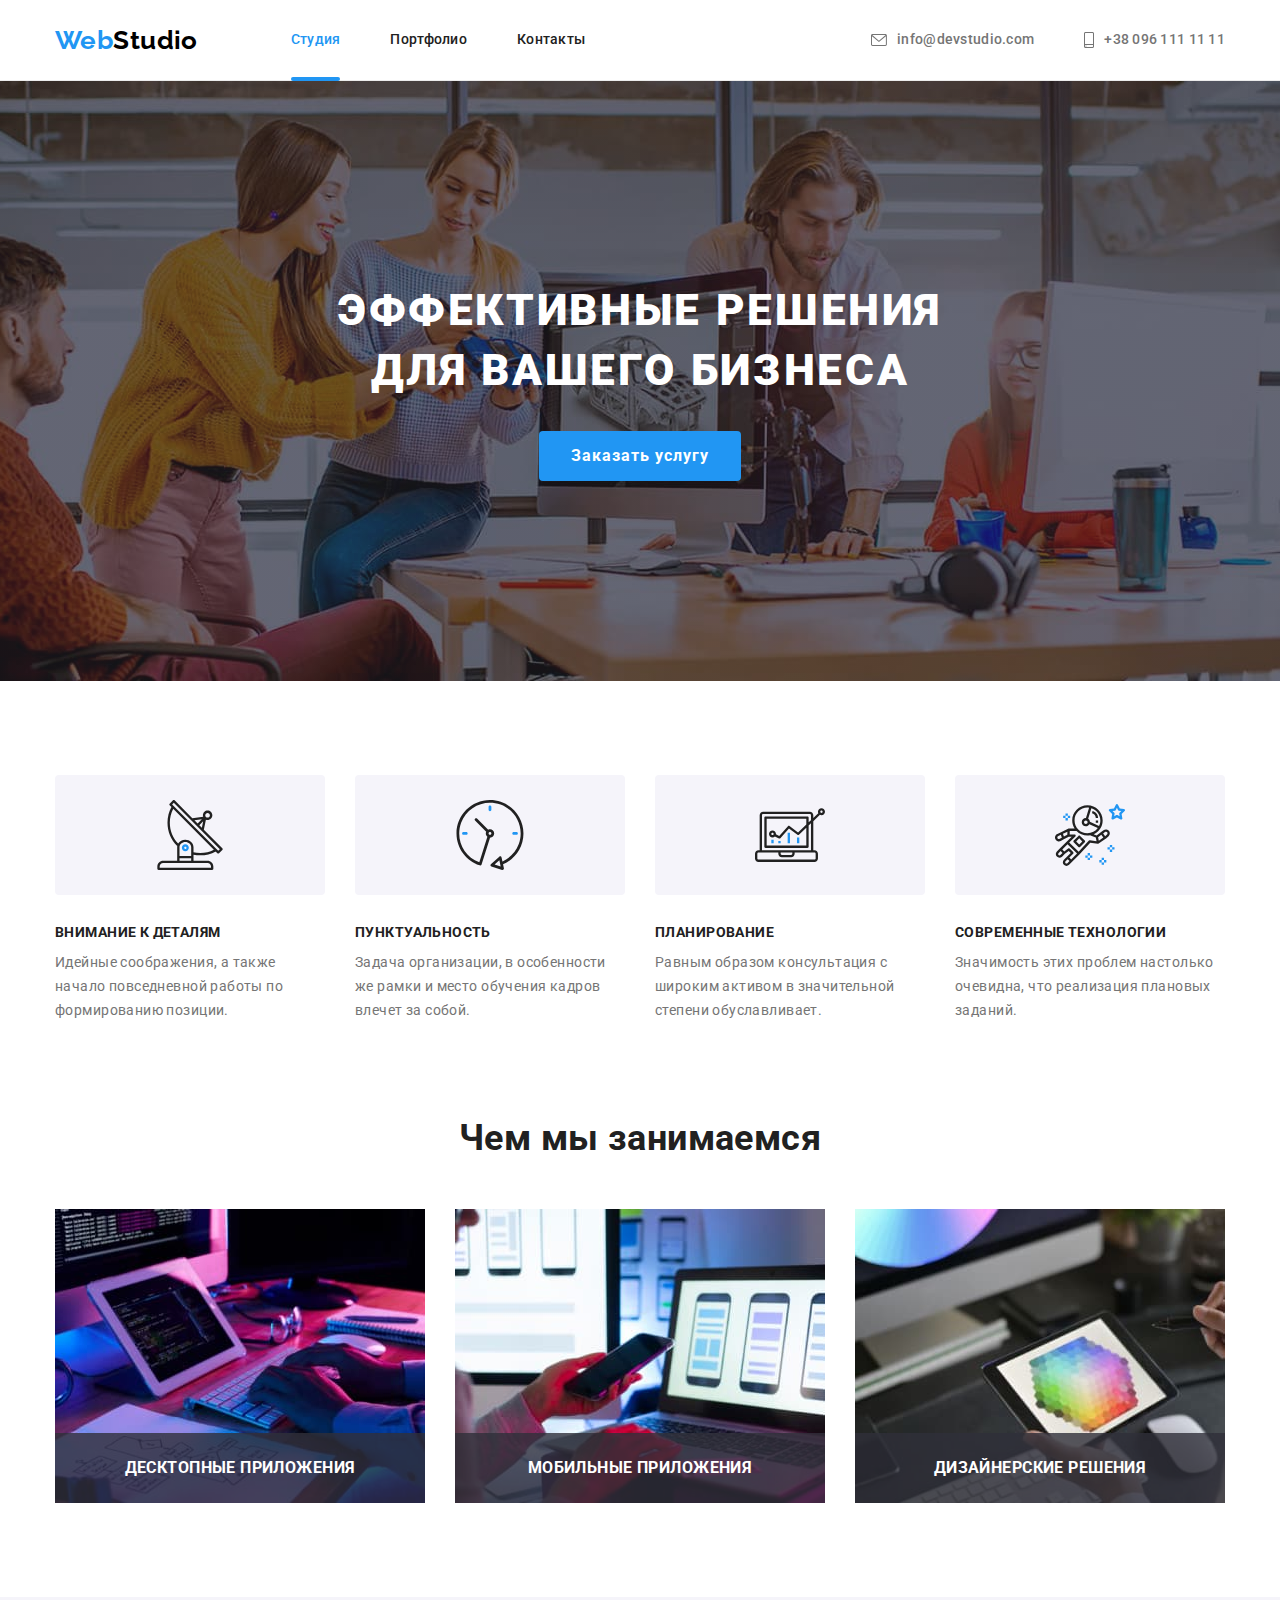
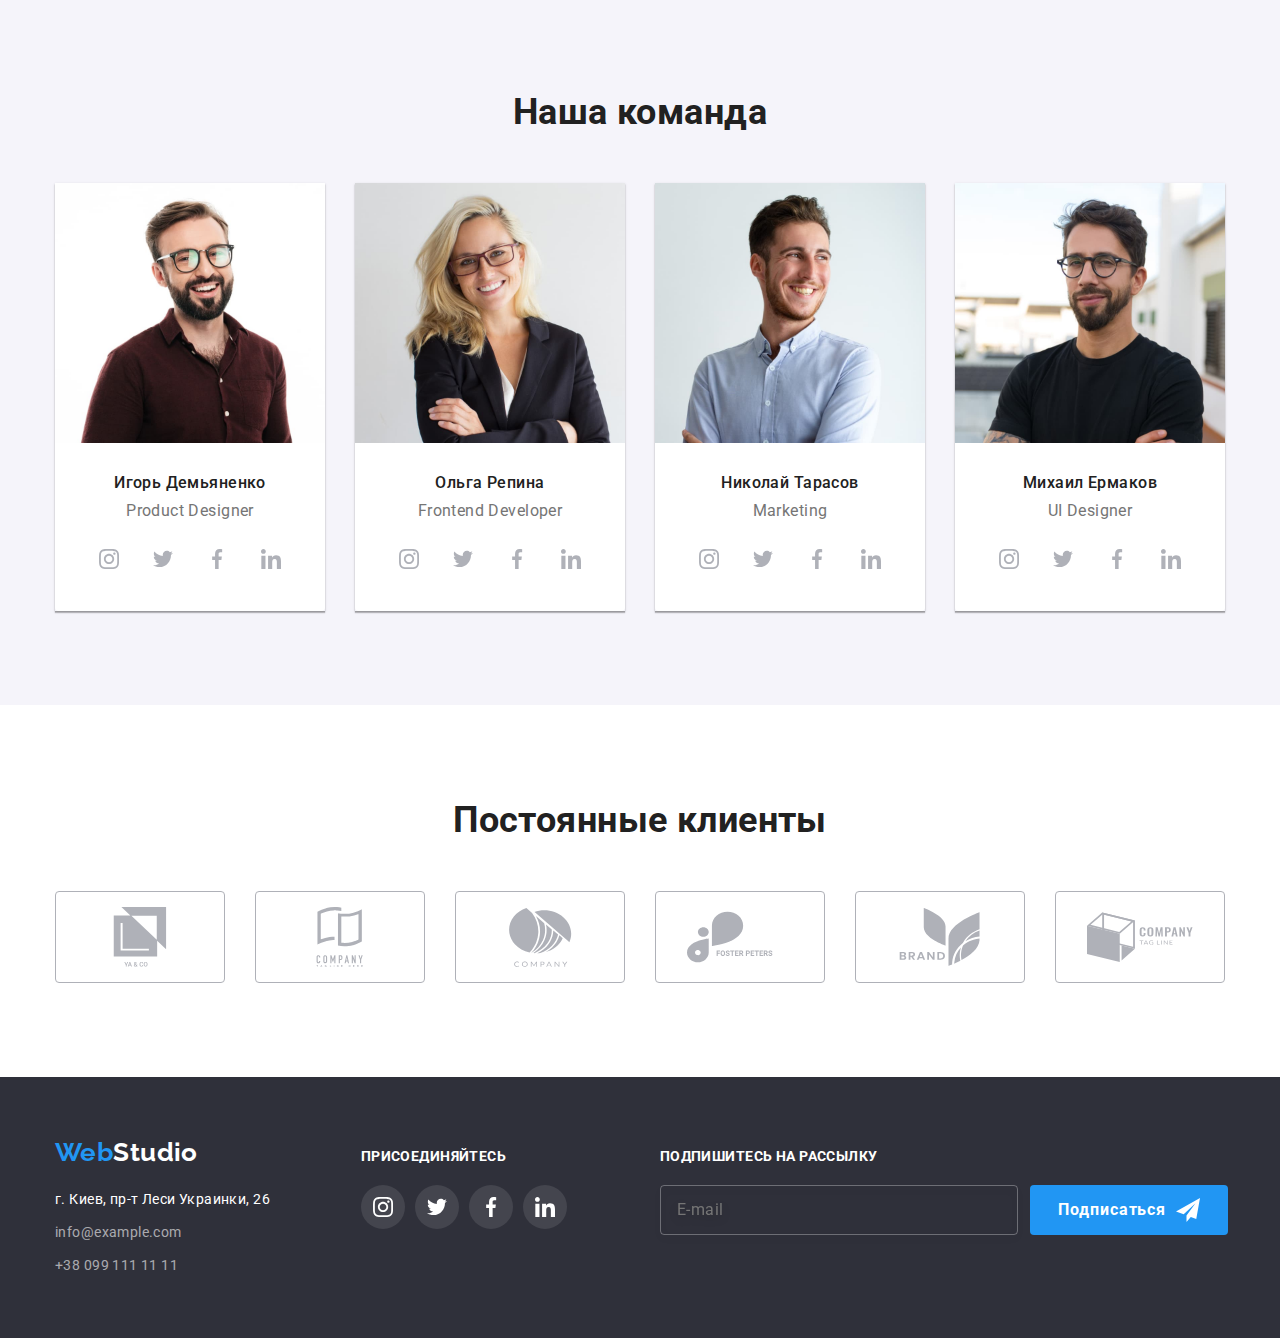
<file: index.html>
<!DOCTYPE html>
<html lang="ru">
	<head>
		<meta charset="UTF-8" />
		<meta http-equiv="X-UA-Compatible" content="IE=edge" />
		<meta name="viewport" content="width=device-width, initial-scale=1.0" />
		<title>Студия</title>
		<link
			href="https://fonts.googleapis.com/css2?family=Raleway:wght@700&family=Roboto:wght@400;500;700;900&display=swap"
			rel="stylesheet"
		/>
		<link
			rel="stylesheet"
			href="https://cdnjs.cloudflare.com/ajax/libs/modern-normalize/1.1.0/modern-normalize.min.css"
		/>
		<link rel="stylesheet" href="./css/main.min.css" />
	</head>
	<body>
		<!-- Шапка сайта -->
		<header>
			<div class="main-nav container">
				<a href="./index.html" class="logo link">
					<span class="logo-accent">Web</span>
					Studio
				</a>
				<nav>
					<ul class="site-nav list">
						<li class="nav-item"><a href="./index.html" class="nav-link link current">Студия</a></li>
						<li class="nav-item"><a href="./portfolio.html" class="nav-link link">Портфолио</a></li>
						<li class="nav-item"><a href="" class="nav-link link">Контакты</a></li>
					</ul>
				</nav>
				<ul class="header-contacts-list list">
					<li class="contacts-item">
						<a href="mailto:info@devstudio.com" class="contacts link">
							<svg class="contacts-icon" width="16" height="12">
								<use href="./images/icons.svg#icon-envelope"></use>
							</svg>
							info@devstudio.com
						</a>
					</li>
					<li class="contacts-item">
						<a href="tel:+380961111111" class="contacts link">
							<svg class="contacts-icon" width="10" height="16">
								<use href="./images/icons.svg#icon-smartphone"></use>
							</svg>
							+38 096 111 11 11
						</a>
					</li>
				</ul>
			</div>
		</header>

		<!-- Основная часть -->
		<main>
			<!-- Герой -->
			<section class="hero">
				<h1 class="title-hero">Эффективные решения для вашего бизнеса</h1>
				<button type="button" class="button-hero" data-modal-open>Заказать услугу</button>
			</section>

			<!-- Преимущества -->
			<section class="advantages section">
				<div class="container">
					<h2 class="visually-hidden">Преимущества</h2>
					<ul class="advantages-list list">
						<li class="advantages-item">
							<div class="advantage-bg">
								<svg class="advantage-icon" width="70" height="70">
									<use href="./images/icons.svg#icon-antenna"></use>
								</svg>
							</div>
							<h3 class="advantage-title">Внимание к деталям</h3>
							<p>Идейные соображения, а также начало повседневной работы по формированию позиции.</p>
						</li>
						<li class="advantages-item">
							<div class="advantage-bg">
								<svg class="advantage-icon" width="70" height="70">
									<use href="./images/icons.svg#icon-clock"></use>
								</svg>
							</div>
							<h3 class="advantage-title">Пунктуальность</h3>
							<p>Задача организации, в особенности же рамки и место обучения кадров влечет за собой.</p>
						</li>
						<li class="advantages-item">
							<div class="advantage-bg">
								<svg class="advantage-icon" width="70" height="70">
									<use href="./images/icons.svg#icon-diagram"></use>
								</svg>
							</div>
							<h3 class="advantage-title">Планирование</h3>
							<p>Равным образом консультация с широким активом в значительной степени обуславливает.</p>
						</li>
						<li class="advantages-item">
							<div class="advantage-bg">
								<svg class="advantage-icon" width="70" height="70">
									<use href="./images/icons.svg#icon-astronaut"></use>
								</svg>
							</div>
							<h3 class="advantage-title">Современные технологии</h3>
							<p>Значимость этих проблем настолько очевидна, что реализация плановых заданий.</p>
						</li>
					</ul>
				</div>
			</section>

			<!-- Чем мы занимаемся -->
			<section class="section">
				<div class="container">
					<h2 class="section__title">Чем мы занимаемся</h2>
					<ul class="services-list list">
						<li class="services-list__item">
							<img src="./images/img1.jpg" alt="Разработка десктопных приложений" width="370" />
							<h3 class="services-list__title">Десктопные приложения</h3>
						</li>
						<li class="services-list__item">
							<img src="./images/img2.jpg" alt="Разработка мобильных приложений" width="370" />
							<h3 class="services-list__title">Мобильные приложения</h3>
						</li>
						<li class="services-list__item">
							<img src="./images/img3.jpg" alt="Дизайн визуального оформления" width="370" />
							<h3 class="services-list__title">Дизайнерские решения</h3>
						</li>
					</ul>
				</div>
			</section>

			<!-- Наша команда -->
			<section class="section section--with-bg">
				<div class="container">
					<h2 class="section__title">Наша команда</h2>
					<ul class="section__list list">
						<li class="team-member">
							<img src="./images/photo1.jpg" alt="Игорь Демьяненко" width="270" />
							<div class="team-member__info">
								<h3 class="team-member__title">Игорь Демьяненко</h3>
								<p class="team-member__position">Product Designer</p>
								<ul class="soc-list list">
									<li class="soc-list__item">
										<svg class="soc-list__icon" width="20" height="20">
											<use href="./images/icons.svg#icon-instagram"></use>
										</svg>
									</li>
									<li class="soc-list__item">
										<svg class="soc-list__icon" width="20" height="20">
											<use href="./images/icons.svg#icon-twitter"></use>
										</svg>
									</li>
									<li class="soc-list__item">
										<svg class="soc-list__icon" width="20" height="20">
											<use href="./images/icons.svg#icon-facebook"></use>
										</svg>
									</li>
									<li class="soc-list__item">
										<svg class="soc-list__icon" width="20" height="20">
											<use href="./images/icons.svg#icon-linkedin"></use>
										</svg>
									</li>
								</ul>
							</div>
						</li>
						<li class="team-member">
							<img src="./images/photo2.jpg" alt="Ольга Репина" width="270" />
							<div class="team-member__info">
								<h3 class="team-member__title">Ольга Репина</h3>
								<p class="team-member__position">Frontend Developer</p>
								<ul class="soc-list list">
									<li class="soc-list__item">
										<svg class="soc-list__icon" width="20" height="20">
											<use href="./images/icons.svg#icon-instagram"></use>
										</svg>
									</li>
									<li class="soc-list__item">
										<svg class="soc-list__icon" width="20" height="20">
											<use href="./images/icons.svg#icon-twitter"></use>
										</svg>
									</li>
									<li class="soc-list__item">
										<svg class="soc-list__icon" width="20" height="20">
											<use href="./images/icons.svg#icon-facebook"></use>
										</svg>
									</li>
									<li class="soc-list__item">
										<svg class="soc-list__icon" width="20" height="20">
											<use href="./images/icons.svg#icon-linkedin"></use>
										</svg>
									</li>
								</ul>
							</div>
						</li>
						<li class="team-member">
							<img src="./images/photo3.jpg" alt="Николай Тарасов" width="270" />
							<div class="team-member__info">
								<h3 class="team-member__title">Николай Тарасов</h3>
								<p class="team-member__position">Marketing</p>
								<ul class="soc-list list">
									<li class="soc-list__item">
										<svg class="soc-list__icon" width="20" height="20">
											<use href="./images/icons.svg#icon-instagram"></use>
										</svg>
									</li>
									<li class="soc-list__item">
										<svg class="soc-list__icon" width="20" height="20">
											<use href="./images/icons.svg#icon-twitter"></use>
										</svg>
									</li>
									<li class="soc-list__item">
										<svg class="soc-list__icon" width="20" height="20">
											<use href="./images/icons.svg#icon-facebook"></use>
										</svg>
									</li>
									<li class="soc-list__item">
										<svg class="soc-list__icon" width="20" height="20">
											<use href="./images/icons.svg#icon-linkedin"></use>
										</svg>
									</li>
								</ul>
							</div>
						</li>
						<li class="team-member">
							<img src="./images/photo4.jpg" alt="Михаил Ермаков" width="270" />
							<div class="team-member__info">
								<h3 class="team-member__title">Михаил Ермаков</h3>
								<p class="team-member__position">UI Designer</p>
								<ul class="soc-list list">
									<li class="soc-list__item">
										<svg class="soc-list__icon" width="20" height="20">
											<use href="./images/icons.svg#icon-instagram"></use>
										</svg>
									</li>
									<li class="soc-list__item">
										<svg class="soc-list__icon" width="20" height="20">
											<use href="./images/icons.svg#icon-twitter"></use>
										</svg>
									</li>
									<li class="soc-list__item">
										<svg class="soc-list__icon" width="20" height="20">
											<use href="./images/icons.svg#icon-facebook"></use>
										</svg>
									</li>
									<li class="soc-list__item">
										<svg class="soc-list__icon" width="20" height="20">
											<use href="./images/icons.svg#icon-linkedin"></use>
										</svg>
									</li>
								</ul>
							</div>
						</li>
					</ul>
				</div>
			</section>

			<!-- Клиенты -->
			<section class="section">
				<div class="container">
					<h2 class="section__title">Постоянные клиенты</h2>
					<ul class="clients-list list">
						<li class="clients-item">
							<a href="" class="clients-link">
								<svg class="clients-icon" width="106" height="60">
									<use href="./images/icons.svg#icon-client1"></use>
								</svg>
							</a>
						</li>
						<li class="clients-item">
							<a href="" class="clients-link">
								<svg class="clients-icon" width="106" height="60">
									<use href="./images/icons.svg#icon-client2"></use>
								</svg>
							</a>
						</li>
						<li class="clients-item">
							<a href="" class="clients-link">
								<svg class="clients-icon" width="106" height="60">
									<use href="./images/icons.svg#icon-client3"></use>
								</svg>
							</a>
						</li>
						<li class="clients-item">
							<a href="" class="clients-link">
								<svg class="clients-icon" width="106" height="60">
									<use href="./images/icons.svg#icon-client4"></use>
								</svg>
							</a>
						</li>
						<li class="clients-item">
							<a href="" class="clients-link">
								<svg class="clients-icon" width="106" height="60">
									<use href="./images/icons.svg#icon-client5"></use>
								</svg>
							</a>
						</li>
						<li class="clients-item">
							<a href="" class="clients-link">
								<svg class="clients-icon" width="106" height="60">
									<use href="./images/icons.svg#icon-client6"></use>
								</svg>
							</a>
						</li>
					</ul>
				</div>
			</section>
		</main>

		<!-- Подвал сайта -->
		<footer>
			<div class="footer container">
				<div class="footer-address">
					<a href="./index.html" class="logo link">
						<span class="logo-accent">Web</span>
						Studio
					</a>
					<address>г. Киев, пр-т Леси Украинки, 26</address>
					<ul class="list">
						<li class="contacts-item"><a href="mailto:info@example.com" class="contacts link">info@example.com</a></li>
						<li class="contacts-item"><a href="tel:+380991111111" class="contacts link">+38 099 111 11 11</a></li>
					</ul>
				</div>
				<div class="footer-soc-container">
					<h3 class="footer-title">Присоединяйтесь</h3>
					<ul class="soc-list list">
						<li class="soc-list__item soc-list__item--with-bg">
							<svg class="soc-list__icon" width="20" height="20">
								<use href="./images/icons.svg#icon-instagram"></use>
							</svg>
						</li>
						<li class="soc-list__item soc-list__item--with-bg">
							<svg class="soc-list__icon" width="20" height="20">
								<use href="./images/icons.svg#icon-twitter"></use>
							</svg>
						</li>
						<li class="soc-list__item soc-list__item--with-bg">
							<svg class="soc-list__icon" width="20" height="20">
								<use href="./images/icons.svg#icon-facebook"></use>
							</svg>
						</li>
						<li class="soc-list__item soc-list__item--with-bg">
							<svg class="soc-list__icon" width="20" height="20">
								<use href="./images/icons.svg#icon-linkedin"></use>
							</svg>
						</li>
					</ul>
				</div>
				<div class="footer-submit">
					<h3 class="footer-title">Подпишитесь на рассылку</h3>
					<form class="footer-form">
						<label><input type="email" name="email" class="footer-input" placeholder="E-mail" /></label>
						<div class="footer-button-box">
							<button type="submit" class="footer-button">Подписаться</button>
							<svg class="footer-button-icon" width="24" height="24">
								<use href="./images/icons.svg#icon-send"></use>
							</svg>
						</div>
					</form>
				</div>
			</div>
		</footer>

		<!-- Модальное окно -->
		<div class="backdrop is-hidden" data-modal>
			<div class="modal">
				<button type="button" class="modal-button" data-modal-close>
					<svg class="modal-icon">
						<use href="./images/icons.svg#icon-close"></use>
					</svg>
				</button>

				<p class="modal-title">Оставьте свои данные, мы вам перезвоним</p>

				<form class="modal-form">
					<div class="form-field">
						<label for="username" class="form-label">Имя</label>
						<input type="text" name="username" id="username" class="form-input" />
						<svg class="form-icon" width="18" height="18">
							<use href="./images/icons.svg#icon-modal-person"></use>
						</svg>
					</div>

					<div class="form-field">
						<label for="phone-number" class="form-label">Телефон</label>
						<input type="tel" name="phone-number" id="phone-number" class="form-input" />
						<svg class="form-icon" width="18" height="18">
							<use href="./images/icons.svg#icon-modal-phone"></use>
						</svg>
					</div>

					<div class="form-field">
						<label for="email" class="form-label">Почта</label>
						<input type="email" name="email" id="email" class="form-input" />
						<svg class="form-icon" width="18" height="18">
							<use href="./images/icons.svg#icon-modal-email"></use>
						</svg>
					</div>

					<div class="form-field-comment">
						<label for="comment" class="form-label">Комментарий</label>
						<textarea
							class="form-textarea"
							name="comment"
							id="comment"
							cols="30"
							rows="10"
							placeholder="Введите текст"
						></textarea>
					</div>
					<div class="form-policy">
						<label class="policy-label">
							<input type="checkbox" name="policy" class="policy-checkbox visually-hidden" />
							<svg class="checkbox-icon" width="16" height="15">
								<use href="./images/icons.svg#icon-check"></use>
							</svg>
							<span class="policy-text">
								Соглашаюсь с рассылкой и принимаю
								<a href="" class="policy-link">Условия договора</a>
							</span>
						</label>
					</div>

					<button type="submit" class="form-button">Отправить</button>
				</form>
			</div>
		</div>

		<script src="./js/modal.js"></script>
	</body>
</html>
</file>
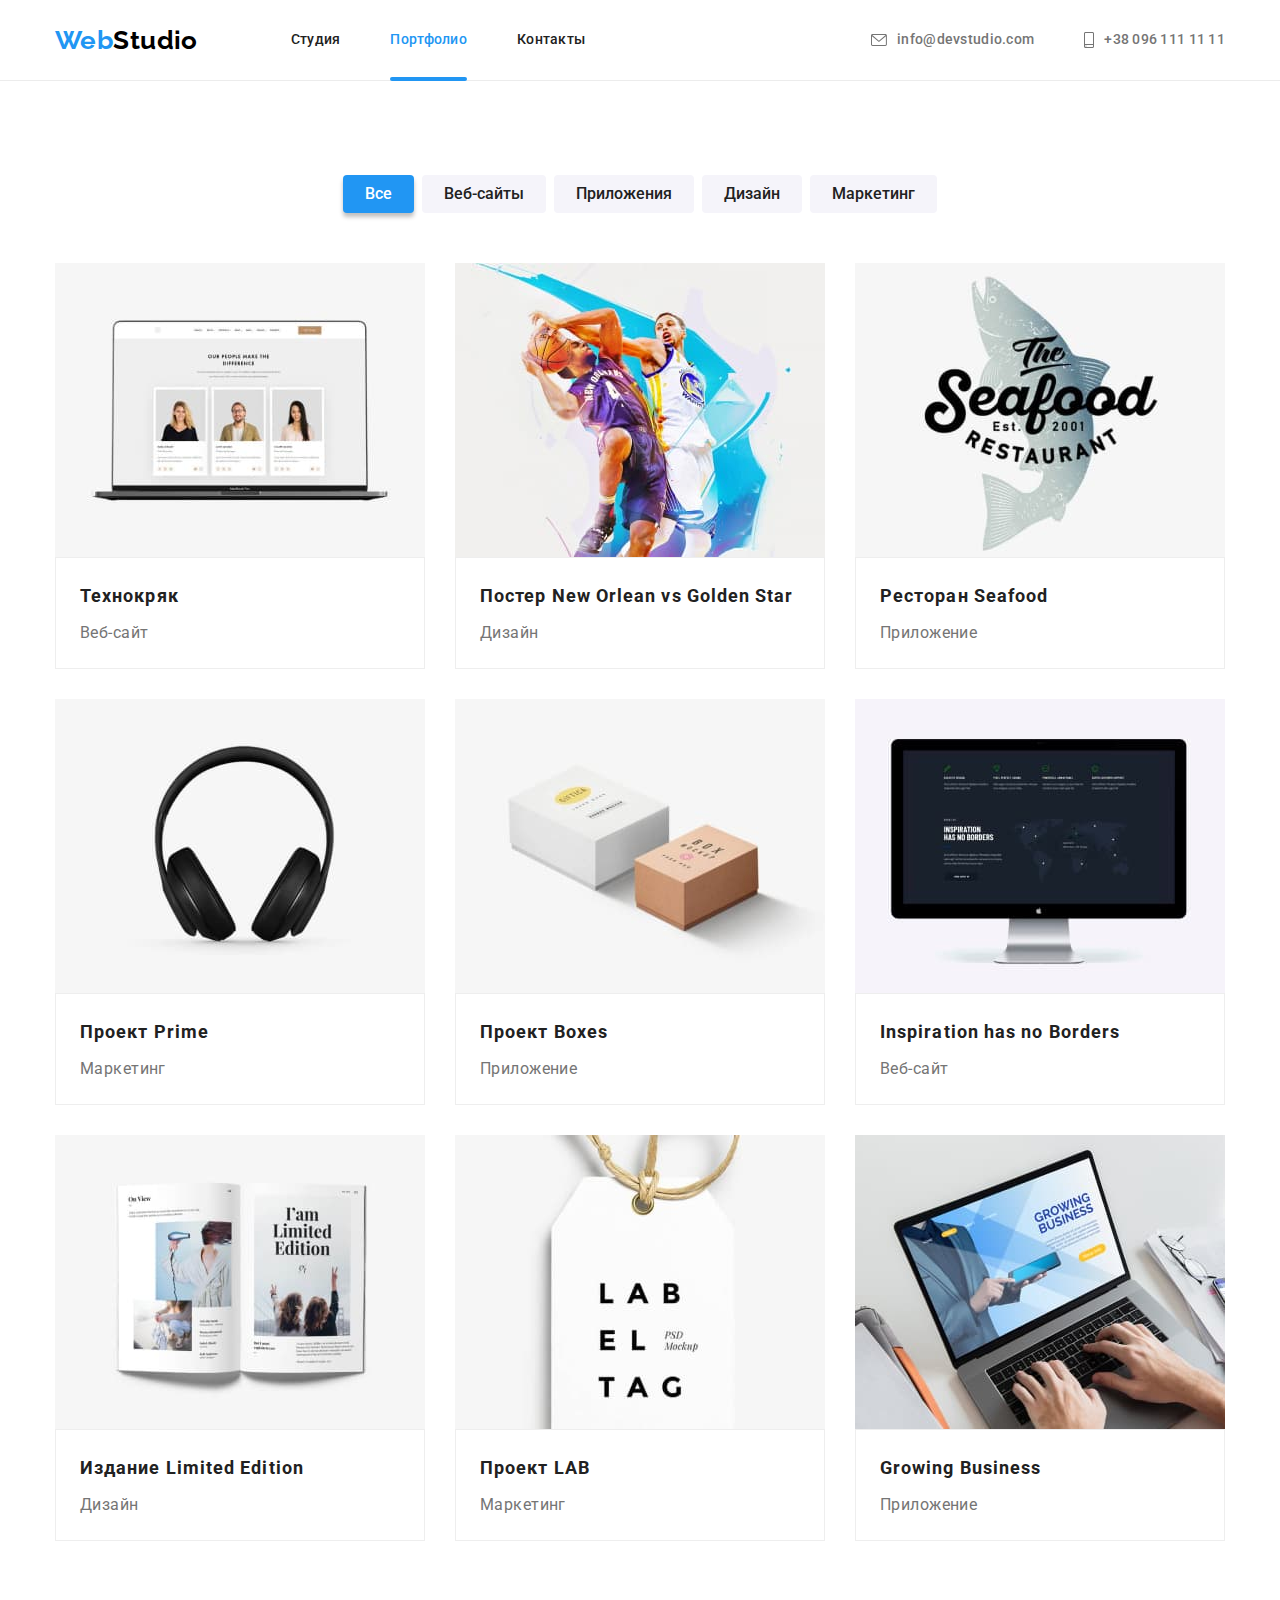
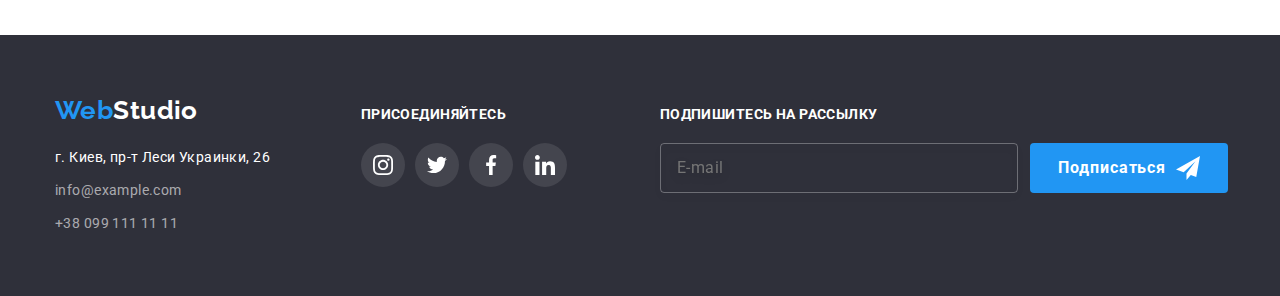
<file: portfolio.html>
<!DOCTYPE html>
<html lang="ru">
	<head>
		<meta charset="UTF-8" />
		<meta http-equiv="X-UA-Compatible" content="IE=edge" />
		<meta name="viewport" content="width=device-width, initial-scale=1.0" />
		<title>Портфолио</title>
		<link
			href="https://fonts.googleapis.com/css2?family=Raleway:wght@700&family=Roboto:wght@400;500;700;900&display=swap"
			rel="stylesheet"
		/>
		<link
			rel="stylesheet"
			href="https://cdnjs.cloudflare.com/ajax/libs/modern-normalize/1.1.0/modern-normalize.min.css"
		/>
		<link rel="stylesheet" href="./css/main.min.css" />
	</head>
	<body>
		<!-- Шапка сайта -->
		<header>
			<div class="main-nav container">
				<a href="./index.html" class="logo link">
					<span class="logo-accent">Web</span>
					Studio
				</a>
				<nav>
					<ul class="site-nav list">
						<li class="nav-item"><a href="./index.html" class="nav-link link">Студия</a></li>
						<li class="nav-item"><a href="./portfolio.html" class="nav-link link current">Портфолио</a></li>
						<li class="nav-item"><a href="" class="nav-link link">Контакты</a></li>
					</ul>
				</nav>
				<ul class="header-contacts-list list">
					<li class="contacts-item">
						<a href="mailto:info@devstudio.com" class="contacts link">
							<svg class="contacts-icon" width="16" height="12">
								<use href="./images/icons.svg#icon-envelope"></use>
							</svg>
							info@devstudio.com
						</a>
					</li>
					<li class="contacts-item">
						<a href="tel:+380961111111" class="contacts link">
							<svg class="contacts-icon" width="10" height="16">
								<use href="./images/icons.svg#icon-smartphone"></use>
							</svg>
							+38 096 111 11 11
						</a>
					</li>
				</ul>
			</div>
		</header>

		<!-- Основная часть -->
		<main>
			<section class="section">
				<div class="container">
					<h1 class="visually-hidden">Примеры работ</h1>
					<ul class="filters-list list">
						<li class="filters-item"><button type="button" class="filter-button active">Все</button></li>
						<li class="filters-item"><button type="button" class="filter-button">Веб-сайты</button></li>
						<li class="filters-item"><button type="button" class="filter-button">Приложения</button></li>
						<li class="filters-item"><button type="button" class="filter-button">Дизайн</button></li>
						<li class="filters-item"><button type="button" class="filter-button">Маркетинг</button></li>
					</ul>

					<ul class="work-list list">
						<li class="work-item">
							<a href="" class="work-link link">
								<div class="work-card">
									<img src="./images/portfolio_1.jpg" alt="Веб-сайт" width="370" />
									<p class="work-overlay">
										Ресурс предлагает комплексные предложения с разным уровнем функционала и сервисов. Все это позволит
										посетителю получить исчерпывающие сведения о компании или частном лице.
									</p>
								</div>
								<div class="work-description">
									<h2 class="work-title">Технокряк</h2>
									<p class="work-category">Веб-сайт</p>
								</div>
							</a>
						</li>

						<li class="work-item">
							<a href="" class="link">
								<div class="work-card">
									<img src="./images/portfolio_2.jpg" alt="Два баскетболиста" width="370" />
									<p class="work-overlay">
										Ресурс предлагает комплексные предложения с разным уровнем функционала и сервисов. Все это позволит
										посетителю получить исчерпывающие сведения о компании или частном лице.
									</p>
								</div>
								<div class="work-description">
									<h2 class="work-title">Постер New Orlean vs Golden Star</h2>
									<p class="work-category">Дизайн</p>
								</div>
							</a>
						</li>

						<li class="work-item">
							<a href="" class="link">
								<div class="work-card">
									<img src="./images/portfolio_3.jpg" alt="Логотип рыбного ресторана" width="370" />
									<p class="work-overlay">
										Ресурс предлагает комплексные предложения с разным уровнем функционала и сервисов. Все это позволит
										посетителю получить исчерпывающие сведения о компании или частном лице.
									</p>
								</div>

								<div class="work-description">
									<h2 class="work-title">Ресторан Seafood</h2>
									<p class="work-category">Приложение</p>
								</div>
							</a>
						</li>

						<li class="work-item">
							<a href="" class="link">
								<div class="work-card">
									<img src="./images/portfolio_4.jpg" alt="Наушники" width="370" />
									<p class="work-overlay">
										Ресурс предлагает комплексные предложения с разным уровнем функционала и сервисов. Все это позволит
										посетителю получить исчерпывающие сведения о компании или частном лице.
									</p>
								</div>
								<div class="work-description">
									<h2 class="work-title">Проект Prime</h2>
									<p class="work-category">Маркетинг</p>
								</div>
							</a>
						</li>

						<li class="work-item">
							<a href="" class="link">
								<div class="work-card">
									<img src="./images/portfolio_5.jpg" alt="Коробки" width="370" />
									<p class="work-overlay">
										Ресурс предлагает комплексные предложения с разным уровнем функционала и сервисов. Все это позволит
										посетителю получить исчерпывающие сведения о компании или частном лице.
									</p>
								</div>
								<div class="work-description">
									<h2 class="work-title">Проект Boxes</h2>
									<p class="work-category">Приложение</p>
								</div>
							</a>
						</li>

						<li class="work-item">
							<a href="" class="link">
								<div class="work-card">
									<img src="./images/portfolio_6.jpg" alt="Монитор" width="370" />
									<p class="work-overlay">
										Ресурс предлагает комплексные предложения с разным уровнем функционала и сервисов. Все это позволит
										посетителю получить исчерпывающие сведения о компании или частном лице.
									</p>
								</div>
								<div class="work-description">
									<h2 class="work-title">Inspiration has no Borders</h2>
									<p class="work-category">Веб-сайт</p>
								</div>
							</a>
						</li>

						<li class="work-item">
							<a href="" class="link">
								<div class="work-card">
									<img src="./images/portfolio_7.jpg" alt="Журнал" width="370" />
									<p class="work-overlay">
										Ресурс предлагает комплексные предложения с разным уровнем функционала и сервисов. Все это позволит
										посетителю получить исчерпывающие сведения о компании или частном лице.
									</p>
								</div>
								<div class="work-description">
									<h2 class="work-title">Издание Limited Edition</h2>
									<p class="work-category">Дизайн</p>
								</div>
							</a>
						</li>

						<li class="work-item">
							<a href="" class="link">
								<div class="work-card">
									<img src="./images/portfolio_8.jpg" alt="Бирка" width="370" />
									<p class="work-overlay">
										Ресурс предлагает комплексные предложения с разным уровнем функционала и сервисов. Все это позволит
										посетителю получить исчерпывающие сведения о компании или частном лице.
									</p>
								</div>
								<div class="work-description">
									<h2 class="work-title">Проект LAB</h2>
									<p class="work-category">Маркетинг</p>
								</div>
							</a>
						</li>

						<li class="work-item">
							<a href="" class="link">
								<div class="work-card">
									<img src="./images/portfolio_9.jpg" alt="Человек печатает на ноутбуке" width="370" />
									<p class="work-overlay">
										Ресурс предлагает комплексные предложения с разным уровнем функционала и сервисов. Все это позволит
										посетителю получить исчерпывающие сведения о компании или частном лице.
									</p>
								</div>
								<div class="work-description">
									<h2 class="work-title">Growing Business</h2>
									<p class="work-category">Приложение</p>
								</div>
							</a>
						</li>
					</ul>
				</div>
			</section>
		</main>

		<!-- Подвал сайта -->
		<footer>
			<div class="footer container">
				<div class="footer-address">
					<a href="./index.html" class="logo link">
						<span class="logo-accent">Web</span>
						Studio
					</a>
					<address>г. Киев, пр-т Леси Украинки, 26</address>
					<ul class="list">
						<li class="contacts-item"><a href="mailto:info@example.com" class="contacts link">info@example.com</a></li>
						<li class="contacts-item"><a href="tel:+380991111111" class="contacts link">+38 099 111 11 11</a></li>
					</ul>
				</div>
				<div class="footer-soc-container">
					<h3 class="footer-title">Присоединяйтесь</h3>
					<ul class="soc-list list">
						<li class="soc-list__item soc-list__item--with-bg">
							<svg class="soc-list__icon" width="20" height="20">
								<use href="./images/icons.svg#icon-instagram"></use>
							</svg>
						</li>
						<li class="soc-list__item soc-list__item--with-bg">
							<svg class="soc-list__icon" width="20" height="20">
								<use href="./images/icons.svg#icon-twitter"></use>
							</svg>
						</li>
						<li class="soc-list__item soc-list__item--with-bg">
							<svg class="soc-list__icon" width="20" height="20">
								<use href="./images/icons.svg#icon-facebook"></use>
							</svg>
						</li>
						<li class="soc-list__item soc-list__item--with-bg">
							<svg class="soc-list__icon" width="20" height="20">
								<use href="./images/icons.svg#icon-linkedin"></use>
							</svg>
						</li>
					</ul>
				</div>
				<div class="footer-submit">
					<h3 class="footer-title">Подпишитесь на рассылку</h3>
					<form class="footer-form">
						<label><input type="email" name="email" class="footer-input" placeholder="E-mail" /></label>
						<div class="footer-button-box">
							<button type="submit" class="footer-button">Подписаться</button>
							<svg class="footer-button-icon" width="24" height="24">
								<use href="./images/icons.svg#icon-send"></use>
							</svg>
						</div>
					</form>
				</div>
			</div>
		</footer>
	</body>
</html>
</file>
<file: css/main.min.css>
:root{--primary-text-color: #757575;--title-text-color: #212121;--accent-color: #2196f3;--white-color: #ffffff;--background-dark-color: #2f303a;--background-light-color: #f5f4fa}:root{--primary-font: "Roboto";--secondary-font: "Raleway"}.list{list-style:none;padding:0;margin:0}.link{color:inherit;text-decoration:none}h1,h2,h3,h4,h5,h6{color:var(--title-text-color);margin-top:0;margin-bottom:0}p{margin-top:0;margin-bottom:0}img{display:block}body{color:var(--primary-text-color);background-color:var(--white-color);font-family:var(--primary-font),sans-serif;font-size:14px;line-height:1.71;letter-spacing:.03em}.container{width:1200px;margin:0 auto;padding-left:15px;padding-right:15px}.section{padding-top:94px;padding-bottom:94px}.section__title{margin-bottom:50px;font-size:36px;line-height:1.17;text-align:center}.visually-hidden{position:absolute;white-space:nowrap;width:1px;height:1px;overflow:hidden;border:0;padding:0;clip:rect(0 0 0 0);clip-path:inset(50%);margin:-1px}header{border-bottom:1px solid #ececec}.main-nav{display:flex;align-items:center}.site-nav{display:flex}.site-nav .nav-item+.nav-item{margin-left:50px}.nav-link{position:relative;display:block;padding:32px 0;color:var(--title-text-color);transition:color 250ms cubic-bezier(0.4, 0, 0.2, 1)}.nav-link:hover,.nav-link:focus,.nav-link.current{color:var(--accent-color)}.nav-link.current::after{content:"";position:absolute;left:0;bottom:-1px;display:block;width:100%;height:4px;border-radius:2px;background-color:var(--accent-color)}.header-contacts-list{display:flex;margin-left:auto}.header-contacts-list .contacts-item+.contacts-item{margin-left:50px}header .contacts{display:flex;align-items:center;padding:32px 0;transition:color 250ms cubic-bezier(0.4, 0, 0.2, 1)}header .contacts:hover,header .contacts:focus{color:var(--accent-color)}.nav-link,header .contacts{font-weight:500;line-height:1.14;letter-spacing:.02em}.contacts-icon{margin-right:10px;fill:currentColor}.logo{display:flex;margin-right:93px;color:#000;font-family:var(--secondary-font),sans-serif;font-weight:700;font-size:26px;line-height:1.19}.logo-accent{color:var(--accent-color)}footer .logo{margin-bottom:20px;color:#fff}.hero{height:600px;max-width:1600px;padding-top:200px;padding-bottom:200px;margin-left:auto;margin-right:auto;background-color:var(--background-dark-color);background-image:linear-gradient(to top, rgba(47, 48, 58, 0.4), rgba(47, 48, 58, 0.4)),url(../images/img_hero.jpg);background-repeat:no-repeat;background-position:center;background-size:cover;text-align:center}.title-hero{width:696px;margin:0 auto 30px auto;color:var(--white-color);font-weight:900;font-size:44px;line-height:1.36;letter-spacing:.06em;text-transform:uppercase}.button-hero{display:inline-block;border-radius:4px;padding:10px 32px;border:none;color:var(--white-color);background-color:var(--accent-color);cursor:pointer;font-family:inherit;font-weight:700;font-size:16px;line-height:1.88;letter-spacing:.06em}.advantages.section{padding-bottom:0}.advantages-list{display:flex;justify-content:space-between}.advantages-item{width:270px}.advantage-bg{display:flex;align-items:center;justify-content:center;height:120px;border-radius:4px;margin-bottom:30px;background-color:var(--background-light-color)}.advantage-title{margin-bottom:10px;font-size:14px;line-height:1.14;text-transform:uppercase}.services-list{display:flex;justify-content:space-between}.services-list__item{position:relative}.services-list__title{position:absolute;display:flex;justify-content:center;align-items:center;width:100%;height:70px;bottom:0;background-color:rgba(47,48,58,.8);color:var(--white-color);line-height:1.14;text-align:center;text-transform:uppercase}.section--with-bg{background-color:var(--background-light-color)}.section__list{display:flex;justify-content:space-between}.team-member{box-shadow:0px 1px 3px rgba(0,0,0,.12),0px 1px 1px rgba(0,0,0,.14),0px 2px 1px rgba(0,0,0,.2)}.team-member__info{width:270px;padding:30px 32px;background-color:var(--white-color);border-radius:0px 0px 4px 4px}.team-member__title{font-weight:500;font-size:16px;line-height:1.19;text-align:center;margin-bottom:10px}.team-member__position{font-size:16px;line-height:1.18;text-align:center;margin-bottom:16px}.soc-list{display:flex}.soc-list__item{display:flex;align-items:center;justify-content:center;width:44px;height:44px;border-radius:50%;color:#afb1b8;transition:color 250ms cubic-bezier(0.4, 0, 0.2, 1),background-color 250ms cubic-bezier(0.4, 0, 0.2, 1)}.soc-list__item:not(:last-child){margin-right:10px}.soc-list__item:hover,.soc-list__item:focus{background-color:var(--accent-color);color:var(--white-color)}.soc-list__icon{fill:currentColor}.soc-list__item--with-bg{color:var(--white-color);background:rgba(255,255,255,.1)}.clients-list{display:flex;justify-content:space-between}.clients-item{width:170px;height:92px}.clients-link{display:flex;width:100%;height:100%;align-items:center;justify-content:center;border:1px solid #afb1b8;border-radius:4px;color:#afb1b8;transition:color 250ms cubic-bezier(0.4, 0, 0.2, 1),border 250ms cubic-bezier(0.4, 0, 0.2, 1)}.clients-link:hover,.clients-link:focus{border:1px solid var(--accent-color);color:var(--accent-color)}.clients-icon{fill:currentColor}.filters-list{display:flex;justify-content:center;margin-bottom:50px}.filters-item:not(:last-child){margin-right:8px}.filter-button{padding:6px 22px;border-radius:4px;border:none;color:var(--title-text-color);background-color:var(--background-light-color);cursor:pointer;font-family:inherit;font-weight:500;font-size:16px;line-height:1.62;text-align:center;transition:color 250ms cubic-bezier(0.4, 0, 0.2, 1),background-color 250ms cubic-bezier(0.4, 0, 0.2, 1),box-shadow 250ms cubic-bezier(0.4, 0, 0.2, 1)}.filter-button:hover,.filter-button:focus,.filter-button.active{color:var(--white-color);background-color:var(--accent-color);box-shadow:0px 4px 4px rgba(0,0,0,.25)}.work-list{display:flex;flex-wrap:wrap}.work-item{width:370px;margin-right:30px;margin-bottom:30px;transition:box-shadow 250ms cubic-bezier(0.4, 0, 0.2, 1)}.work-item:nth-child(3n){margin-right:0}.work-item:nth-last-child(-n+3){margin-bottom:0}.work-item:hover,.work-item:focus{box-shadow:0px 1px 1px rgba(0,0,0,.12),0px 4px 4px rgba(0,0,0,.06),1px 4px 6px rgba(0,0,0,.16)}.work-card{position:relative;overflow:hidden}.work-overlay{position:absolute;top:0;left:0;width:100%;height:100%;padding:63px 24px;background-color:rgba(33,150,243,.9);color:var(--white-color);font-weight:400;font-size:18px;line-height:1.56;opacity:0;transform:translateY(100%);transition:transform 250ms cubic-bezier(0.4, 0, 0.2, 1),opacity 250ms cubic-bezier(0.4, 0, 0.2, 1)}.work-item:hover .work-overlay,.work-item:focus .work-overlay{opacity:1;transform:translateY(0)}.work-description{padding:20px 24px;border:1px solid #eee}.work-title{margin-bottom:4px;font-size:18px;line-height:2;letter-spacing:.06em}.work-category{font-size:16px;line-height:1.88}footer{padding:60px 0;background-color:var(--background-dark-color)}.footer{display:flex}.footer-address{margin-right:70px}address{margin-bottom:9px;color:var(--white-color);font-style:normal}footer .contacts{color:rgba(255,255,255,.6);transition:color 250ms cubic-bezier(0.4, 0, 0.2, 1)}footer .contacts:hover,footer .contacts:focus{color:var(--accent-color)}footer .contacts-item:first-child{margin-bottom:9px}.footer-soc-container{margin-right:93px}.footer-title{margin-top:12px;margin-bottom:20px;font-size:14px;line-height:1.14;text-transform:uppercase;color:var(--white-color)}.footer-form{display:flex}.footer-input{width:358px;height:50px;padding:15px 16px;border-radius:4px;background-color:rgba(0,0,0,0);color:rgba(255,255,255,.6);border:1px solid rgba(255,255,255,.3);filter:drop-shadow(0px 4px 4px rgba(0, 0, 0, 0.15))}.footer-input:hover,.footer-input:focus{outline:none}.footer-input::placeholder{font-size:16px;line-height:1.25;letter-spacing:.03em}.footer-button-box{position:relative;margin-left:12px;height:50px;background:var(--accent-color);border-radius:4px}.footer-button{width:100%;height:100%;padding:10px 62px 10px 28px;border-radius:4px;background-color:rgba(0,0,0,0);border:none;color:var(--white-color);font-weight:700;font-size:16px;line-height:1.88;letter-spacing:.06em;transition:box-shadow 250ms cubic-bezier(0.4, 0, 0.2, 1)}.footer-button:hover,.footer-button:focus{cursor:pointer;box-shadow:0px 4px 4px rgba(0,0,0,.15)}.footer-button-icon{position:absolute;right:28px;top:50%;transform:translateY(-50%)}.backdrop{position:fixed;top:0;left:0;width:100%;height:100%;opacity:1;background-color:rgba(0,0,0,.2);transition:opacity 250ms cubic-bezier(0.4, 0, 0.2, 1)}.backdrop.is-hidden{visibility:hidden;opacity:0;pointer-events:none}.modal{position:absolute;top:50%;left:50%;transform:translate(-50%, -50%) scale(1);width:528px;min-height:581px;border-radius:4px;padding:40px;background-color:var(--white-color);box-shadow:0px 1px 3px rgba(0,0,0,.12),0px 1px 1px rgba(0,0,0,.14),0px 2px 1px rgba(0,0,0,.2);transition:transform 250ms cubic-bezier(0.4, 0, 0.2, 1)}.backdrop.is-hidden .modal{transform:translate(-50%, -50%) scale(0.9)}.modal-button{display:flex;justify-content:center;align-items:center;position:absolute;top:8px;right:8px;width:30px;height:30px;border-radius:50%;background-color:var(--white-color);border:1px solid rgba(0,0,0,.1);color:#000;transition:color 250ms cubic-bezier(0.4, 0, 0.2, 1)}.modal-button:hover,.modal-button:focus{cursor:pointer;color:var(--accent-color)}.modal-icon{width:18px;height:18px;fill:currentColor}.modal-title{margin-bottom:12px;text-align:center;color:var(--title-text-color);font-weight:700;font-size:20px;line-height:1.15}.form-field{position:relative;margin-bottom:10px}.form-label{color:var(--primary-text-color);font-size:12px;line-height:1.17;letter-spacing:.01em;margin-bottom:4px}.form-input{width:100%;margin:0;padding:11px 12px 11px 42px;border-radius:4px;border:1px solid rgba(33,33,33,.2);transition:border 250ms cubic-bezier(0.4, 0, 0.2, 1)}.form-input:hover,.form-input:focus{border:1px solid var(--accent-color);cursor:pointer;outline:none}.form-icon{position:absolute;bottom:11px;left:12px;fill:var(--title-text-color);transition:fill 250ms cubic-bezier(0.4, 0, 0.2, 1)}.form-input:hover+.form-icon,.form-input:focus+.form-icon{fill:var(--accent-color)}.form-field-comment{margin-bottom:20px}.form-textarea{width:100%;height:120px;margin:0;padding:12px 16px;border-radius:4px;border:1px solid rgba(33,33,33,.2);resize:none;transition:border 250ms cubic-bezier(0.4, 0, 0.2, 1)}.form-textarea:hover,.form-textarea:focus{border:1px solid var(--accent-color);cursor:pointer;outline:none}.form-textarea::placeholder{color:rgba(117,117,117,.5);font-size:12px;line-height:1.17;letter-spacing:.01em}.form-policy{margin-bottom:30px}.policy-label{position:relative;display:flex;justify-content:center;align-items:center}.checkbox-icon{position:absolute;top:50%;left:12px;transform:translateY(-50%);border:2px solid var(--title-text-color);border-radius:2px}.policy-checkbox:checked~.checkbox-icon{background-origin:border-box;background-color:var(--accent-color);border-color:var(--accent-color)}.policy-text{padding-left:20px}.policy-link{color:var(--accent-color)}.form-button{margin:0 auto;padding:10px 55px;border-radius:4px;display:block;background:var(--accent-color);color:var(--white-color);border:none;font-weight:700;font-size:16px;line-height:1.88;letter-spacing:.06em;box-shadow:0px 4px 4px rgba(0,0,0,.15)}.form-button:hover,.form-button:focus{cursor:pointer}/*# sourceMappingURL=main.min.css.map */
</file>
